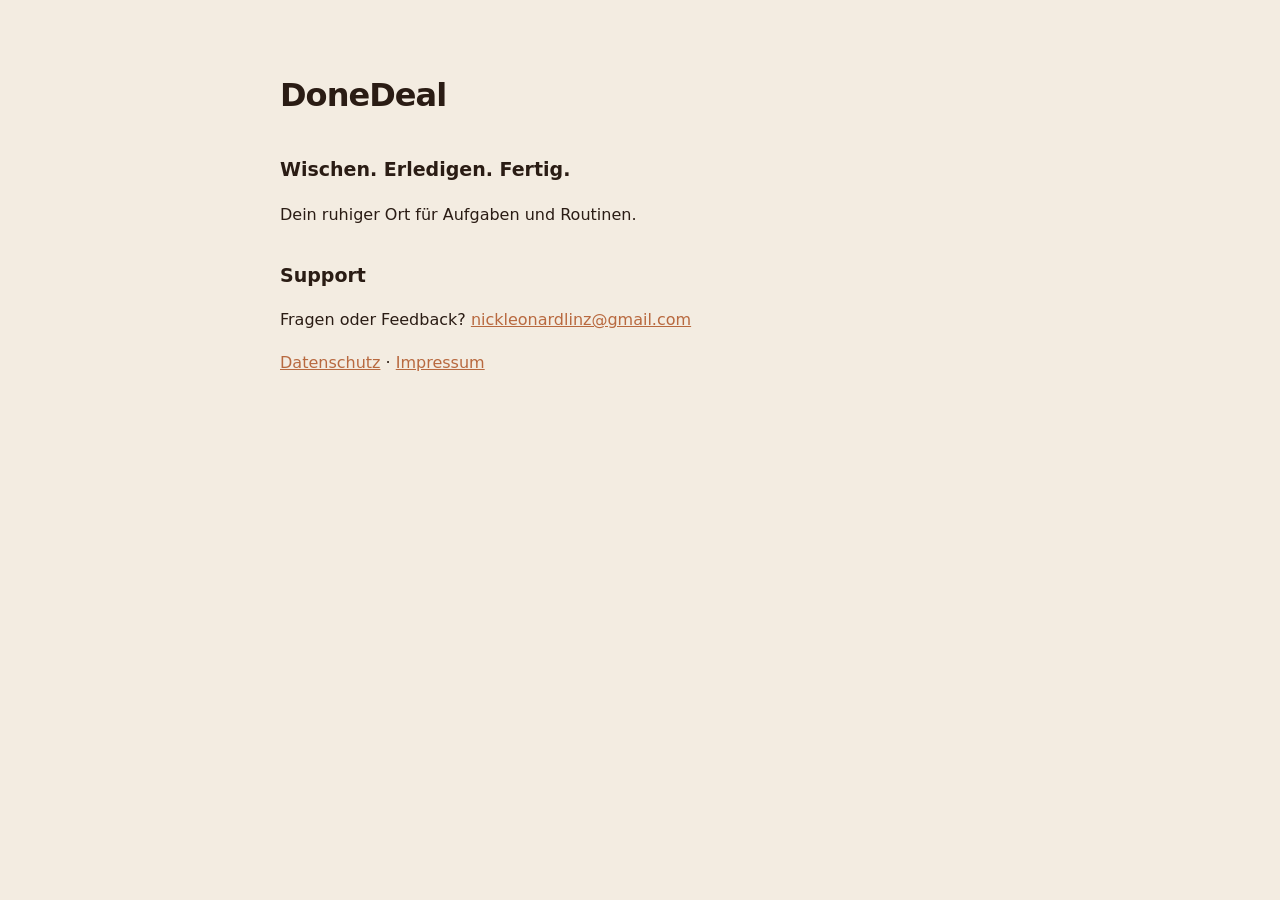
<file: index.html>
<!doctype html><html lang="de"><head><meta charset="utf-8"><meta name="viewport" content="width=device-width,initial-scale=1"><title>DoneDeal – Aufgaben & Routinen</title><link rel="stylesheet" href="legal.css"></head><body><h1>DoneDeal</h1><h2>Wischen. Erledigen. Fertig.</h2><p>Dein ruhiger Ort für Aufgaben und Routinen.</p><h2>Support</h2><p>Fragen oder Feedback? <a href="mailto:nickleonardlinz@gmail.com">nickleonardlinz@gmail.com</a></p><p><a href="datenschutz.html">Datenschutz</a> · <a href="impressum.html">Impressum</a></p></body></html>
</file>
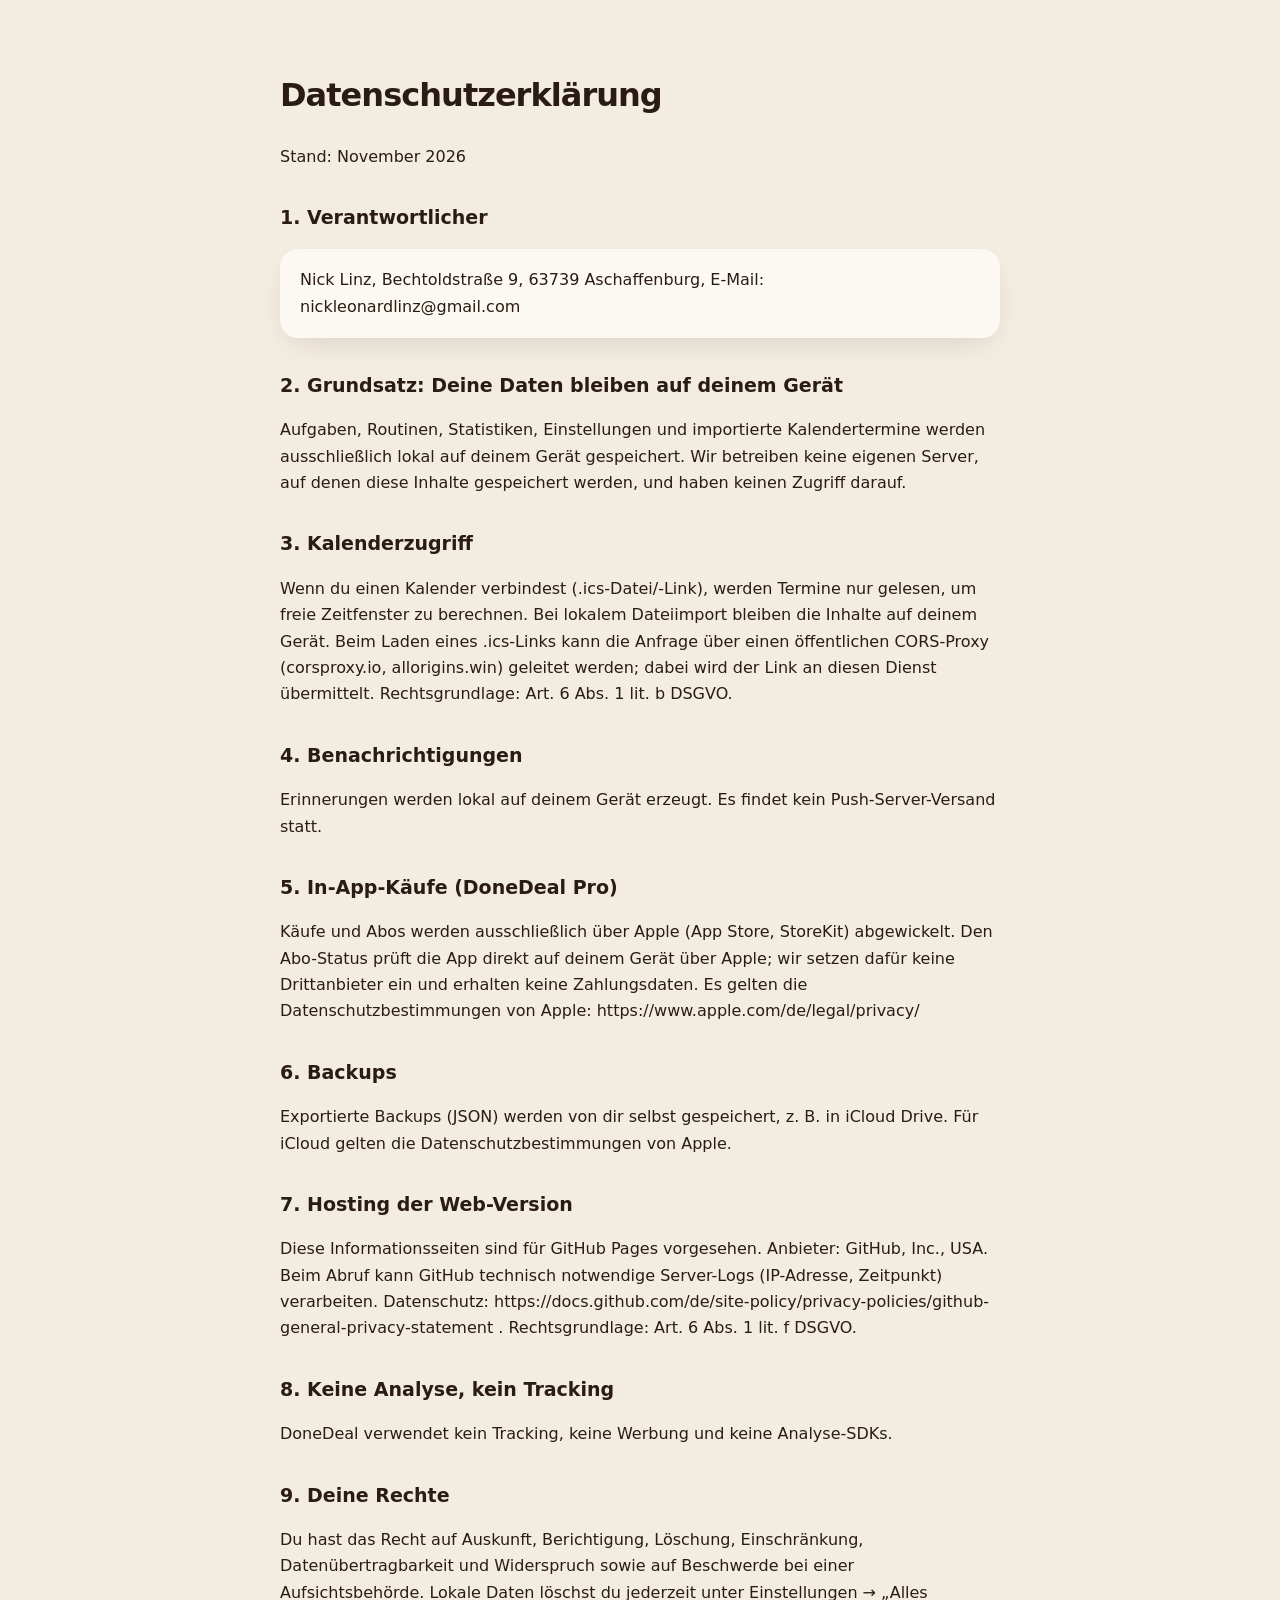
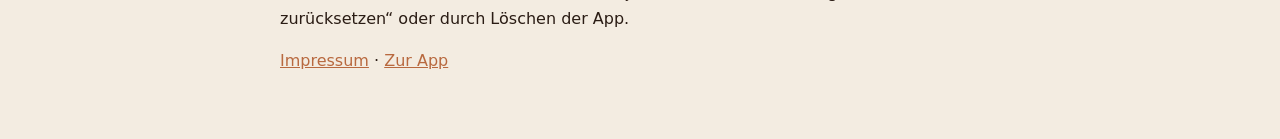
<file: datenschutz.html>
<!doctype html><html lang="de"><head><meta charset="utf-8"><meta name="viewport" content="width=device-width,initial-scale=1"><title>Datenschutz – DoneDeal</title><link rel="stylesheet" href="legal.css"></head><body>
<h1>Datenschutzerklärung</h1><p>Stand: November 2026</p>
<h2>1. Verantwortlicher</h2><div class="box"><span class="ph">Nick Linz</span>, <span class="ph">Bechtoldstraße 9, 63739 Aschaffenburg</span>, E-Mail: <span class="ph">nickleonardlinz@gmail.com</span></div>
<h2>2. Grundsatz: Deine Daten bleiben auf deinem Gerät</h2><p>Aufgaben, Routinen, Statistiken, Einstellungen und importierte Kalendertermine werden ausschließlich lokal auf deinem Gerät gespeichert. Wir betreiben keine eigenen Server, auf denen diese Inhalte gespeichert werden, und haben keinen Zugriff darauf.</p>
<h2>3. Kalenderzugriff</h2><p>Wenn du einen Kalender verbindest (.ics-Datei/-Link), werden Termine nur gelesen, um freie Zeitfenster zu berechnen. Bei lokalem Dateiimport bleiben die Inhalte auf deinem Gerät. Beim Laden eines .ics-Links kann die Anfrage über einen öffentlichen CORS-Proxy (corsproxy.io, allorigins.win) geleitet werden; dabei wird der Link an diesen Dienst übermittelt. Rechtsgrundlage: Art. 6 Abs. 1 lit. b DSGVO.</p>
<h2>4. Benachrichtigungen</h2><p>Erinnerungen werden lokal auf deinem Gerät erzeugt. Es findet kein Push-Server-Versand statt.</p>
<h2>5. In-App-Käufe (DoneDeal Pro)</h2><p>Käufe und Abos werden ausschließlich über Apple (App Store, StoreKit) abgewickelt. Den Abo-Status prüft die App direkt auf deinem Gerät über Apple; wir setzen dafür keine Drittanbieter ein und erhalten keine Zahlungsdaten. Es gelten die Datenschutzbestimmungen von Apple: https://www.apple.com/de/legal/privacy/</p>
<h2>6. Backups</h2><p>Exportierte Backups (JSON) werden von dir selbst gespeichert, z. B. in iCloud Drive. Für iCloud gelten die Datenschutzbestimmungen von Apple.</p>
<h2>7. Hosting der Web-Version</h2><p>Diese Informationsseiten sind für GitHub Pages vorgesehen. Anbieter: GitHub, Inc., USA. Beim Abruf kann GitHub technisch notwendige Server-Logs (IP-Adresse, Zeitpunkt) verarbeiten. Datenschutz: https://docs.github.com/de/site-policy/privacy-policies/github-general-privacy-statement . Rechtsgrundlage: Art. 6 Abs. 1 lit. f DSGVO.</p>
<h2>8. Keine Analyse, kein Tracking</h2><p>DoneDeal verwendet kein Tracking, keine Werbung und keine Analyse-SDKs.</p>
<h2>9. Deine Rechte</h2><p>Du hast das Recht auf Auskunft, Berichtigung, Löschung, Einschränkung, Datenübertragbarkeit und Widerspruch sowie auf Beschwerde bei einer Aufsichtsbehörde. Lokale Daten löschst du jederzeit unter Einstellungen → „Alles zurücksetzen“ oder durch Löschen der App.</p>
<p><a href="impressum.html">Impressum</a> · <a href="./">Zur App</a></p></body></html>
</file>
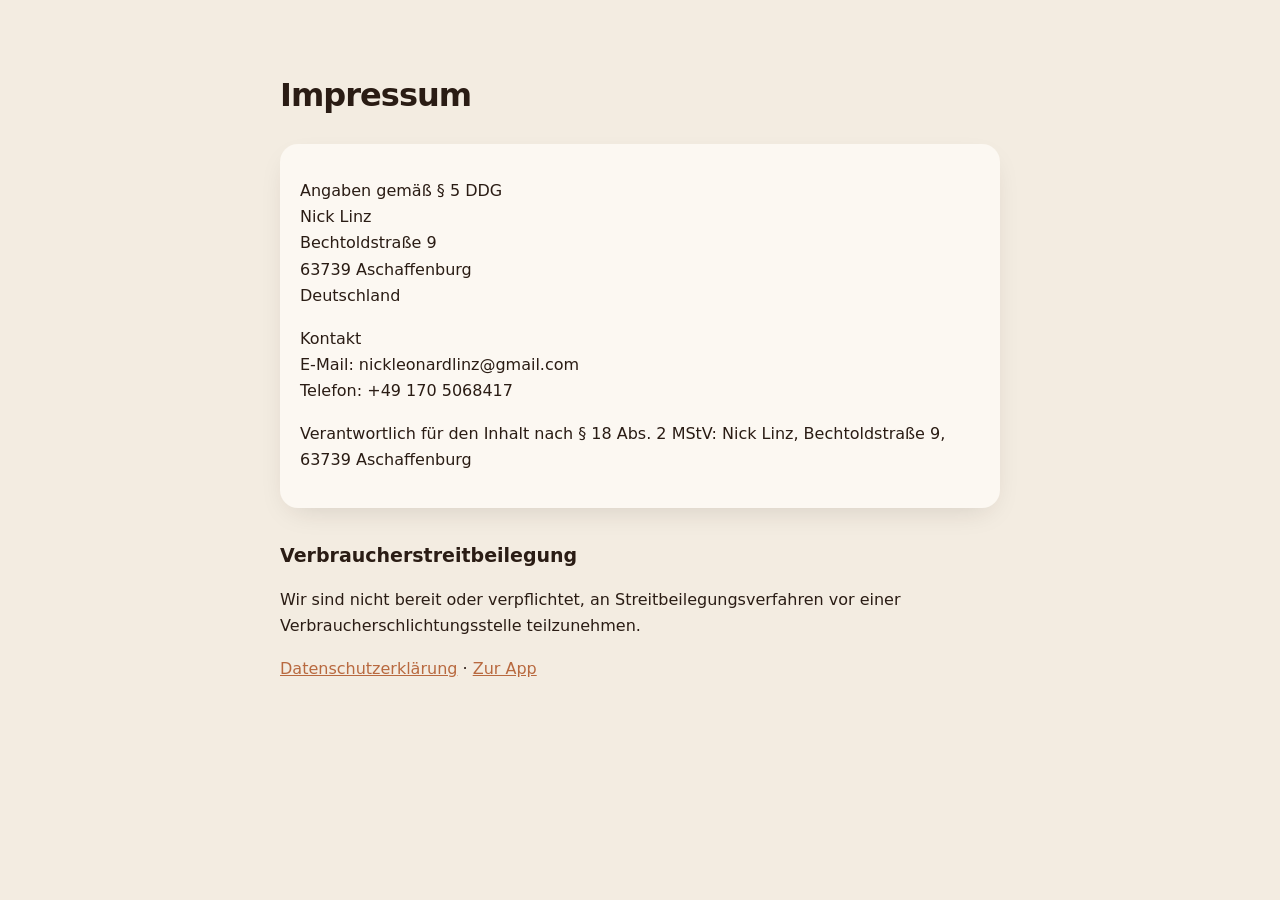
<file: impressum.html>
<!doctype html><html lang="de"><head><meta charset="utf-8"><meta name="viewport" content="width=device-width,initial-scale=1"><title>Impressum – DoneDeal</title><link rel="stylesheet" href="legal.css"></head><body>
<h1>Impressum</h1>
<div class="box"><p>Angaben gemäß § 5 DDG<br><span class="ph">Nick Linz</span><br><span class="ph">Bechtoldstraße 9</span><br><span class="ph">63739 Aschaffenburg</span><br>Deutschland</p>
<p>Kontakt<br>E-Mail: <span class="ph">nickleonardlinz@gmail.com</span><br>Telefon: <span class="ph">+49 170 5068417</span></p>

<p>Verantwortlich für den Inhalt nach § 18 Abs. 2 MStV: <span class="ph">Nick Linz, Bechtoldstraße 9, 63739 Aschaffenburg</span></p></div>
<h2>Verbraucherstreitbeilegung</h2><p>Wir sind nicht bereit oder verpflichtet, an Streitbeilegungsverfahren vor einer Verbraucherschlichtungsstelle teilzunehmen.</p>
<p><a href="datenschutz.html">Datenschutzerklärung</a> · <a href="./">Zur App</a></p></body></html>
</file>
<file: legal.css>
body{font-family:-apple-system,"Geist Variable",system-ui,sans-serif;background:#F3ECE1;color:#2A1C14;max-width:720px;margin:0 auto;padding:48px 22px;line-height:1.65}h1{font-size:32px;letter-spacing:-.03em}h2{margin-top:32px;font-size:19px}.box{background:#FCF8F2;border-radius:18px;padding:18px 20px;box-shadow:0 10px 30px -12px rgba(42,28,20,.18)}a{color:#B8693F}
</file>
